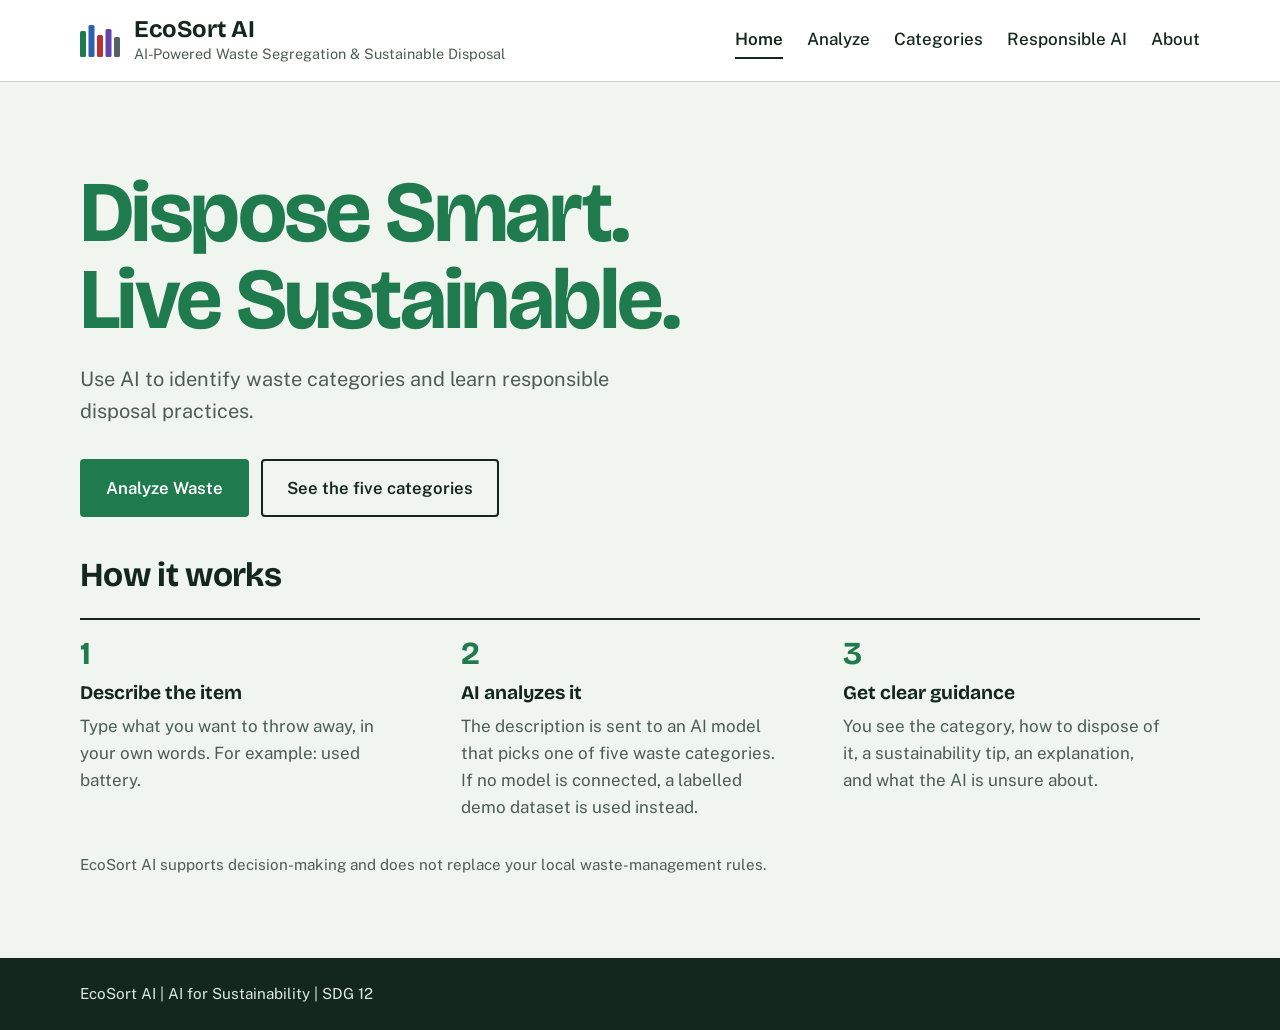
<file: frontend/index.html>
<!DOCTYPE html>
<html lang="en">
<head>
  <meta charset="UTF-8">
  <meta name="viewport" content="width=device-width, initial-scale=1">
  <title>EcoSort AI – AI-Powered Waste Segregation &amp; Sustainable Disposal</title>
  <meta name="description" content="Use AI to identify waste categories and learn responsible disposal practices.">
  <link rel="preconnect" href="https://fonts.googleapis.com">
  <link rel="preconnect" href="https://fonts.gstatic.com" crossorigin>
  <link href="https://fonts.googleapis.com/css2?family=Bricolage+Grotesque:opsz,wght@12..96,500;12..96,700&amp;family=Public+Sans:wght@400;500;600&amp;display=swap" rel="stylesheet">
  <link rel="stylesheet" href="style.css">
</head>
<body>
  <a class="skip" href="#main">Skip to main content</a>

  <header class="site-header">
    <div class="wrap header-inner">
      <a class="brand" href="index.html" aria-label="EcoSort AI home">
        <svg class="mark" viewBox="0 0 40 32" width="40" height="32" aria-hidden="true">
          <rect x="0" y="6" width="6" height="26" rx="1.5" fill="#1F7A4D"/>
          <rect x="8.5" y="0" width="6" height="32" rx="1.5" fill="#2A62B0"/>
          <rect x="17" y="10" width="6" height="22" rx="1.5" fill="#B83232"/>
          <rect x="25.5" y="4" width="6" height="28" rx="1.5" fill="#6444AB"/>
          <rect x="34" y="12" width="6" height="20" rx="1.5" fill="#56606B"/>
        </svg>
        <span>
          <span class="brand-name">EcoSort AI</span>
          <span class="brand-tag">AI-Powered Waste Segregation &amp; Sustainable Disposal</span>
        </span>
      </a>
      <nav aria-label="Main">
        <a href="index.html" aria-current="page">Home</a>
        <a href="analyze.html">Analyze</a>
        <a href="categories.html">Categories</a>
        <a href="responsible-ai.html">Responsible AI</a>
        <a href="about.html">About</a>
      </nav>
    </div>
  </header>

  <main id="main">
    <section class="hero wrap">
      <h1>Dispose Smart.<br>Live Sustainable.</h1>
      <p class="lead">Use AI to identify waste categories and learn responsible disposal practices.</p>
      <p class="hero-actions">
        <a class="btn" href="analyze.html">Analyze Waste</a>
        <a class="btn btn-quiet" href="categories.html">See the five categories</a>
      </p>
    </section>

    <section class="wrap steps-section" aria-labelledby="how-title">
      <h2 class="page-h2" id="how-title">How it works</h2>
      <ol class="steps">
        <li><h3>Describe the item</h3><p>Type what you want to throw away, in your own words. For example: used battery.</p></li>
        <li><h3>AI analyzes it</h3><p>The description is sent to an AI model that picks one of five waste categories. If no model is connected, a labelled demo dataset is used instead.</p></li>
        <li><h3>Get clear guidance</h3><p>You see the category, how to dispose of it, a sustainability tip, an explanation, and what the AI is unsure about.</p></li>
      </ol>
      <p class="note-line">EcoSort AI supports decision-making and does not replace your local waste-management rules.</p>
    </section>
  </main>

  <footer class="site-footer">
    <div class="wrap">
      <p>EcoSort AI | AI for Sustainability | SDG 12</p>
    </div>
  </footer>

</body>
</html>
</file>
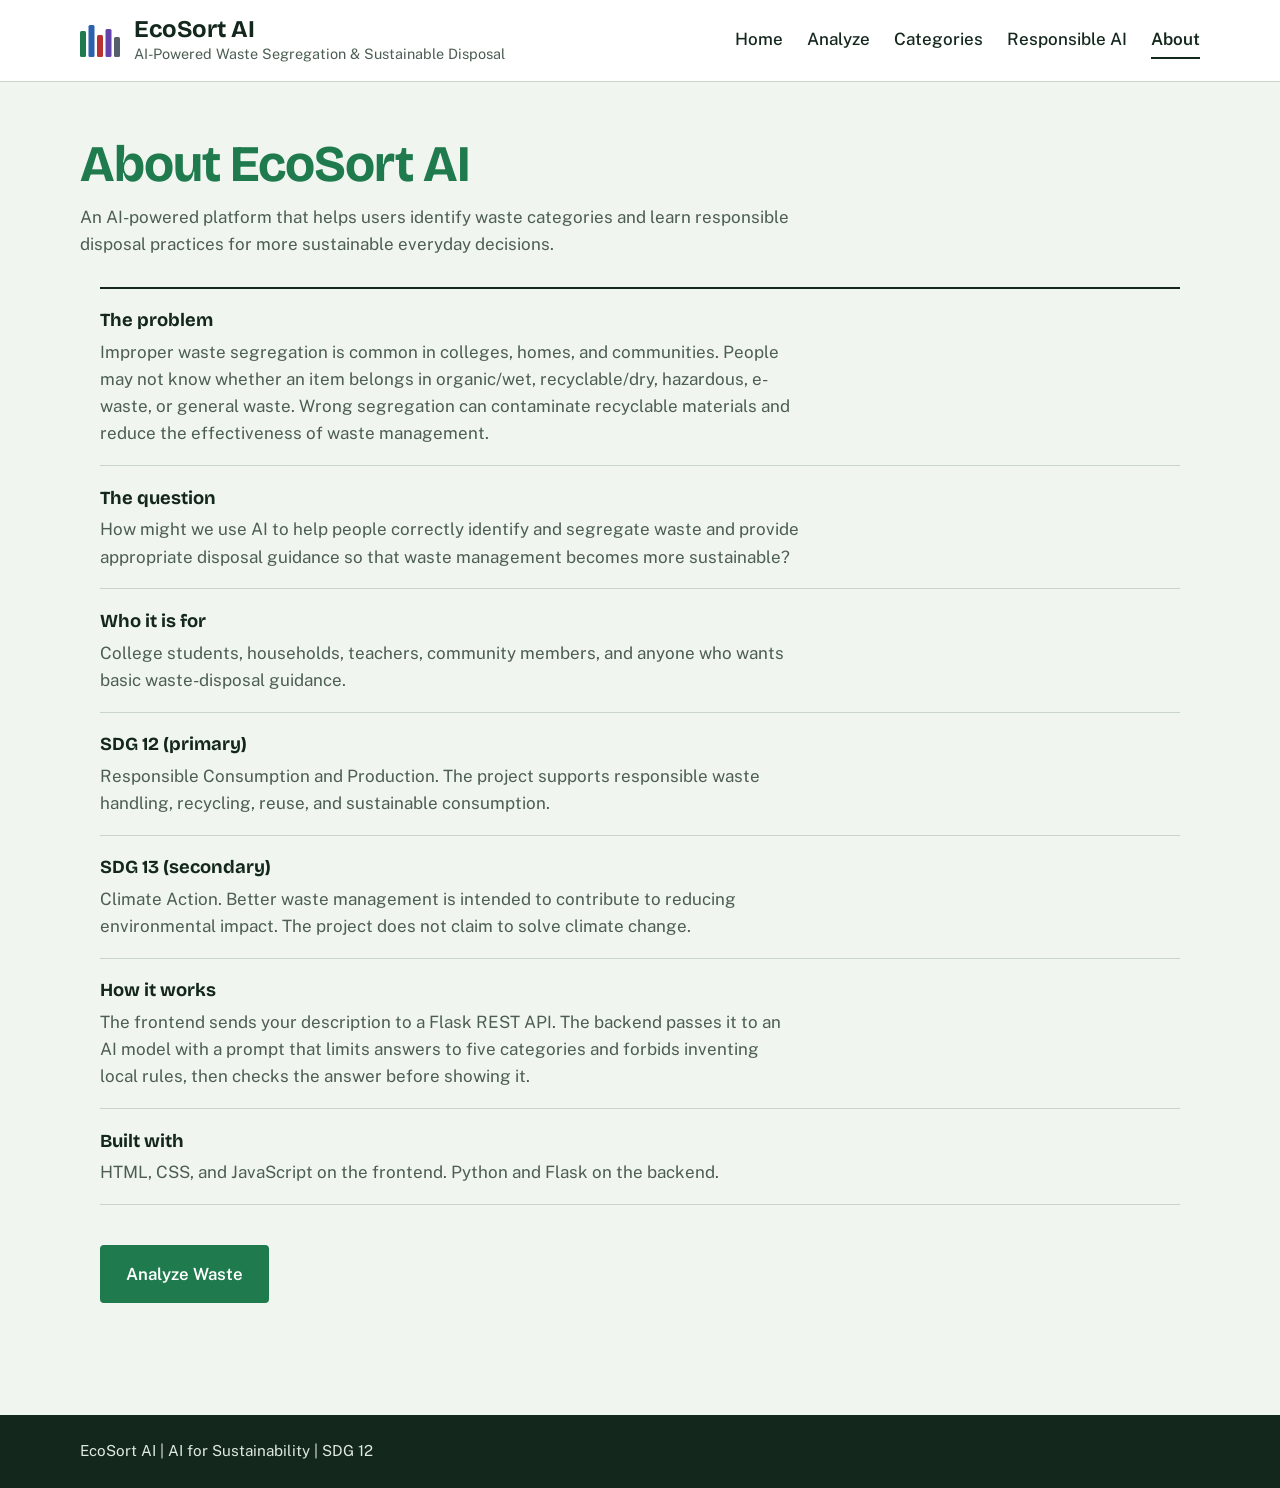
<file: frontend/about.html>
<!DOCTYPE html>
<html lang="en">
<head>
  <meta charset="UTF-8">
  <meta name="viewport" content="width=device-width, initial-scale=1">
  <title>About – EcoSort AI</title>
  <meta name="description" content="The problem, SDG alignment, and approach behind EcoSort AI.">
  <link rel="preconnect" href="https://fonts.googleapis.com">
  <link rel="preconnect" href="https://fonts.gstatic.com" crossorigin>
  <link href="https://fonts.googleapis.com/css2?family=Bricolage+Grotesque:opsz,wght@12..96,500;12..96,700&amp;family=Public+Sans:wght@400;500;600&amp;display=swap" rel="stylesheet">
  <link rel="stylesheet" href="style.css">
</head>
<body>
  <a class="skip" href="#main">Skip to main content</a>

  <header class="site-header">
    <div class="wrap header-inner">
      <a class="brand" href="index.html" aria-label="EcoSort AI home">
        <svg class="mark" viewBox="0 0 40 32" width="40" height="32" aria-hidden="true">
          <rect x="0" y="6" width="6" height="26" rx="1.5" fill="#1F7A4D"/>
          <rect x="8.5" y="0" width="6" height="32" rx="1.5" fill="#2A62B0"/>
          <rect x="17" y="10" width="6" height="22" rx="1.5" fill="#B83232"/>
          <rect x="25.5" y="4" width="6" height="28" rx="1.5" fill="#6444AB"/>
          <rect x="34" y="12" width="6" height="20" rx="1.5" fill="#56606B"/>
        </svg>
        <span>
          <span class="brand-name">EcoSort AI</span>
          <span class="brand-tag">AI-Powered Waste Segregation &amp; Sustainable Disposal</span>
        </span>
      </a>
      <nav aria-label="Main">
        <a href="index.html">Home</a>
        <a href="analyze.html">Analyze</a>
        <a href="categories.html">Categories</a>
        <a href="responsible-ai.html">Responsible AI</a>
        <a href="about.html" aria-current="page">About</a>
      </nav>
    </div>
  </header>

  <main id="main">
    <section class="page-head wrap">
      <h1>About EcoSort AI</h1>
      <p class="section-lead">An AI-powered platform that helps users identify waste categories and learn responsible disposal practices for more sustainable everyday decisions.</p>

    <section class="wrap about" aria-label="About the project">
      <dl class="rai-list about-list">
        <div><dt>The problem</dt><dd>Improper waste segregation is common in colleges, homes, and communities. People may not know whether an item belongs in organic/wet, recyclable/dry, hazardous, e-waste, or general waste. Wrong segregation can contaminate recyclable materials and reduce the effectiveness of waste management.</dd></div>
        <div><dt>The question</dt><dd>How might we use AI to help people correctly identify and segregate waste and provide appropriate disposal guidance so that waste management becomes more sustainable?</dd></div>
        <div><dt>Who it is for</dt><dd>College students, households, teachers, community members, and anyone who wants basic waste-disposal guidance.</dd></div>
        <div><dt>SDG 12 (primary)</dt><dd>Responsible Consumption and Production. The project supports responsible waste handling, recycling, reuse, and sustainable consumption.</dd></div>
        <div><dt>SDG 13 (secondary)</dt><dd>Climate Action. Better waste management is intended to contribute to reducing environmental impact. The project does not claim to solve climate change.</dd></div>
        <div><dt>How it works</dt><dd>The frontend sends your description to a Flask REST API. The backend passes it to an AI model with a prompt that limits answers to five categories and forbids inventing local rules, then checks the answer before showing it.</dd></div>
        <div><dt>Built with</dt><dd>HTML, CSS, and JavaScript on the frontend. Python and Flask on the backend.</dd></div>
      </dl>
      <p class="cta-row"><a class="btn" href="analyze.html">Analyze Waste</a></p>
    </section>
  </main>

  <footer class="site-footer">
    <div class="wrap">
      <p>EcoSort AI | AI for Sustainability | SDG 12</p>
    </div>
  </footer>

</body>
</html>
</file>
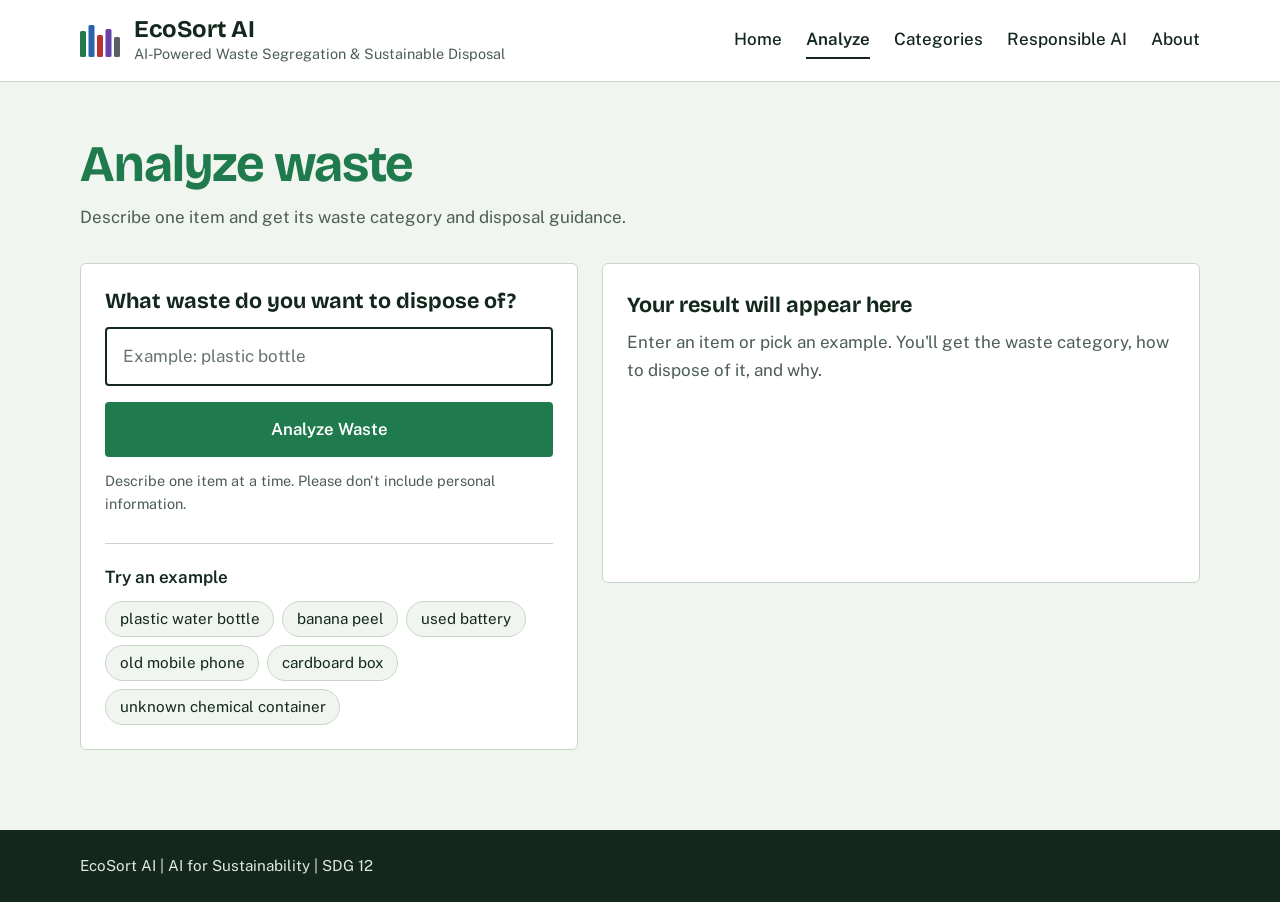
<file: frontend/analyze.html>
<!DOCTYPE html>
<html lang="en">
<head>
  <meta charset="UTF-8">
  <meta name="viewport" content="width=device-width, initial-scale=1">
  <title>Analyze Waste – EcoSort AI</title>
  <meta name="description" content="Describe a waste item and get its category and disposal guidance.">
  <link rel="preconnect" href="https://fonts.googleapis.com">
  <link rel="preconnect" href="https://fonts.gstatic.com" crossorigin>
  <link href="https://fonts.googleapis.com/css2?family=Bricolage+Grotesque:opsz,wght@12..96,500;12..96,700&amp;family=Public+Sans:wght@400;500;600&amp;display=swap" rel="stylesheet">
  <link rel="stylesheet" href="style.css">
</head>
<body>
  <a class="skip" href="#main">Skip to main content</a>

  <header class="site-header">
    <div class="wrap header-inner">
      <a class="brand" href="index.html" aria-label="EcoSort AI home">
        <svg class="mark" viewBox="0 0 40 32" width="40" height="32" aria-hidden="true">
          <rect x="0" y="6" width="6" height="26" rx="1.5" fill="#1F7A4D"/>
          <rect x="8.5" y="0" width="6" height="32" rx="1.5" fill="#2A62B0"/>
          <rect x="17" y="10" width="6" height="22" rx="1.5" fill="#B83232"/>
          <rect x="25.5" y="4" width="6" height="28" rx="1.5" fill="#6444AB"/>
          <rect x="34" y="12" width="6" height="20" rx="1.5" fill="#56606B"/>
        </svg>
        <span>
          <span class="brand-name">EcoSort AI</span>
          <span class="brand-tag">AI-Powered Waste Segregation &amp; Sustainable Disposal</span>
        </span>
      </a>
      <nav aria-label="Main">
        <a href="index.html">Home</a>
        <a href="analyze.html" aria-current="page">Analyze</a>
        <a href="categories.html">Categories</a>
        <a href="responsible-ai.html">Responsible AI</a>
        <a href="about.html">About</a>
      </nav>
    </div>
  </header>

  <main id="main">
    <section class="page-head wrap">
      <h1>Analyze waste</h1>
      <p class="section-lead">Describe one item and get its waste category and disposal guidance.</p>
    </section>

    <section id="analyze" class="workbench wrap" aria-labelledby="analyze-label">
      <form id="analyze-form" class="panel input-panel" novalidate>
        <label id="analyze-label" for="waste-input">What waste do you want to dispose of?</label>
        <input id="waste-input" name="waste" type="text" maxlength="200" autocomplete="off"
               placeholder="Example: plastic bottle" aria-describedby="input-hint input-error">
        <p id="input-error" class="field-error" role="alert" hidden></p>
        <button id="analyze-btn" type="submit">Analyze Waste</button>
        <p id="input-hint" class="hint">Describe one item at a time. Please don't include personal information.</p>

        <div class="examples">
          <p class="examples-title">Try an example</p>
          <ul>
            <li><button type="button" class="chip" data-example="plastic water bottle">plastic water bottle</button></li>
            <li><button type="button" class="chip" data-example="banana peel">banana peel</button></li>
            <li><button type="button" class="chip" data-example="used battery">used battery</button></li>
            <li><button type="button" class="chip" data-example="old mobile phone">old mobile phone</button></li>
            <li><button type="button" class="chip" data-example="cardboard box">cardboard box</button></li>
            <li><button type="button" class="chip" data-example="unknown chemical container">unknown chemical container</button></li>
          </ul>
        </div>
      </form>

      <div class="panel result-panel" id="result-panel" aria-live="polite" aria-busy="false">
        <div id="state-empty" class="state">
          <p class="state-title">Your result will appear here</p>
          <p>Enter an item or pick an example. You'll get the waste category, how to dispose of it, and why.</p>
        </div>

        <div id="state-loading" class="state" hidden>
          <p class="state-title">Analyzing your item…</p>
          <p>This can take a few seconds.</p>
          <div class="loader" aria-hidden="true"><span></span><span></span><span></span><span></span><span></span></div>
        </div>

        <div id="state-error" class="state state-error" hidden>
          <p class="state-title">Couldn't analyze that item</p>
          <p id="error-message"></p>
        </div>

        <article id="result" class="result" hidden>
          <div id="demo-banner" class="demo-banner" hidden>
            <p class="demo-title" id="demo-title"></p>
            <p id="demo-detail"></p>
          </div>
          <div class="result-cat">
            <p class="k">Item</p>
            <p class="v-item" id="r-item"></p>
            <p class="k">Waste category</p>
            <h2 id="r-category"></h2>
          </div>
          <dl class="result-body">
            <div><dt>Recommended action</dt><dd id="r-action"></dd></div>
            <div><dt>Sustainability tip</dt><dd id="r-tip"></dd></div>
            <div><dt>Explanation</dt><dd id="r-explanation"></dd></div>
            <div class="uncertainty"><dt>Uncertainty</dt><dd id="r-uncertainty"></dd></div>
          </dl>
          <p class="source-line" id="source-line"></p>
          <p class="result-link" id="cat-link-wrap" hidden><a id="cat-link" href="categories.html">See this category</a></p>
        </article>
      </div>
    </section>
  </main>

  <footer class="site-footer">
    <div class="wrap">
      <p>EcoSort AI | AI for Sustainability | SDG 12</p>
    </div>
  </footer>
  <script src="script.js"></script>
</body>
</html>
</file>
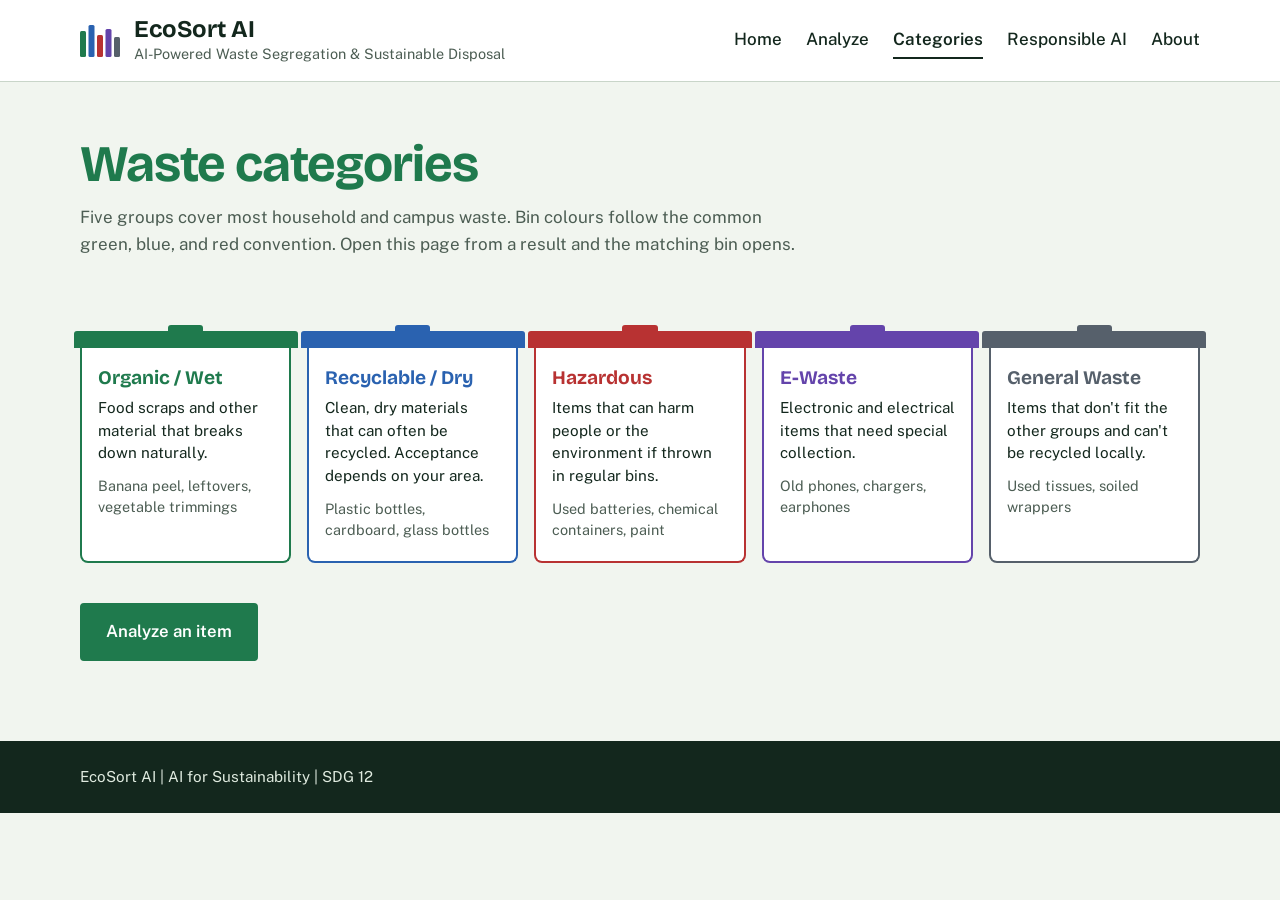
<file: frontend/categories.html>
<!DOCTYPE html>
<html lang="en">
<head>
  <meta charset="UTF-8">
  <meta name="viewport" content="width=device-width, initial-scale=1">
  <title>Waste Categories – EcoSort AI</title>
  <meta name="description" content="The five waste categories: organic, recyclable, hazardous, e-waste, and general.">
  <link rel="preconnect" href="https://fonts.googleapis.com">
  <link rel="preconnect" href="https://fonts.gstatic.com" crossorigin>
  <link href="https://fonts.googleapis.com/css2?family=Bricolage+Grotesque:opsz,wght@12..96,500;12..96,700&amp;family=Public+Sans:wght@400;500;600&amp;display=swap" rel="stylesheet">
  <link rel="stylesheet" href="style.css">
</head>
<body>
  <a class="skip" href="#main">Skip to main content</a>

  <header class="site-header">
    <div class="wrap header-inner">
      <a class="brand" href="index.html" aria-label="EcoSort AI home">
        <svg class="mark" viewBox="0 0 40 32" width="40" height="32" aria-hidden="true">
          <rect x="0" y="6" width="6" height="26" rx="1.5" fill="#1F7A4D"/>
          <rect x="8.5" y="0" width="6" height="32" rx="1.5" fill="#2A62B0"/>
          <rect x="17" y="10" width="6" height="22" rx="1.5" fill="#B83232"/>
          <rect x="25.5" y="4" width="6" height="28" rx="1.5" fill="#6444AB"/>
          <rect x="34" y="12" width="6" height="20" rx="1.5" fill="#56606B"/>
        </svg>
        <span>
          <span class="brand-name">EcoSort AI</span>
          <span class="brand-tag">AI-Powered Waste Segregation &amp; Sustainable Disposal</span>
        </span>
      </a>
      <nav aria-label="Main">
        <a href="index.html">Home</a>
        <a href="analyze.html">Analyze</a>
        <a href="categories.html" aria-current="page">Categories</a>
        <a href="responsible-ai.html">Responsible AI</a>
        <a href="about.html">About</a>
      </nav>
    </div>
  </header>

  <main id="main">
    <section class="page-head wrap">
      <h1>Waste categories</h1>
      <p class="section-lead">Five groups cover most household and campus waste. Bin colours follow the common green, blue, and red convention. Open this page from a result and the matching bin opens.</p>
    </section>

    <section class="categories wrap" aria-label="Waste categories">
      <div class="bins">
        <article class="bin" id="organic" data-cat="organic">
          <div class="lid"></div>
          <div class="bin-body">
            <h2>Organic / Wet</h2>
            <p>Food scraps and other material that breaks down naturally.</p>
            <p class="eg">Banana peel, leftovers, vegetable trimmings</p>
          </div>
        </article>
        <article class="bin" id="recyclable" data-cat="recyclable">
          <div class="lid"></div>
          <div class="bin-body">
            <h2>Recyclable / Dry</h2>
            <p>Clean, dry materials that can often be recycled. Acceptance depends on your area.</p>
            <p class="eg">Plastic bottles, cardboard, glass bottles</p>
          </div>
        </article>
        <article class="bin" id="hazardous" data-cat="hazardous">
          <div class="lid"></div>
          <div class="bin-body">
            <h2>Hazardous</h2>
            <p>Items that can harm people or the environment if thrown in regular bins.</p>
            <p class="eg">Used batteries, chemical containers, paint</p>
          </div>
        </article>
        <article class="bin" id="ewaste" data-cat="ewaste">
          <div class="lid"></div>
          <div class="bin-body">
            <h2>E-Waste</h2>
            <p>Electronic and electrical items that need special collection.</p>
            <p class="eg">Old phones, chargers, earphones</p>
          </div>
        </article>
        <article class="bin" id="general" data-cat="general">
          <div class="lid"></div>
          <div class="bin-body">
            <h2>General Waste</h2>
            <p>Items that don't fit the other groups and can't be recycled locally.</p>
            <p class="eg">Used tissues, soiled wrappers</p>
          </div>
        </article>
      </div>
      <p class="cta-row"><a class="btn" href="analyze.html">Analyze an item</a></p>
    </section>
  </main>

  <footer class="site-footer">
    <div class="wrap">
      <p>EcoSort AI | AI for Sustainability | SDG 12</p>
    </div>
  </footer>

</body>
</html>
</file>
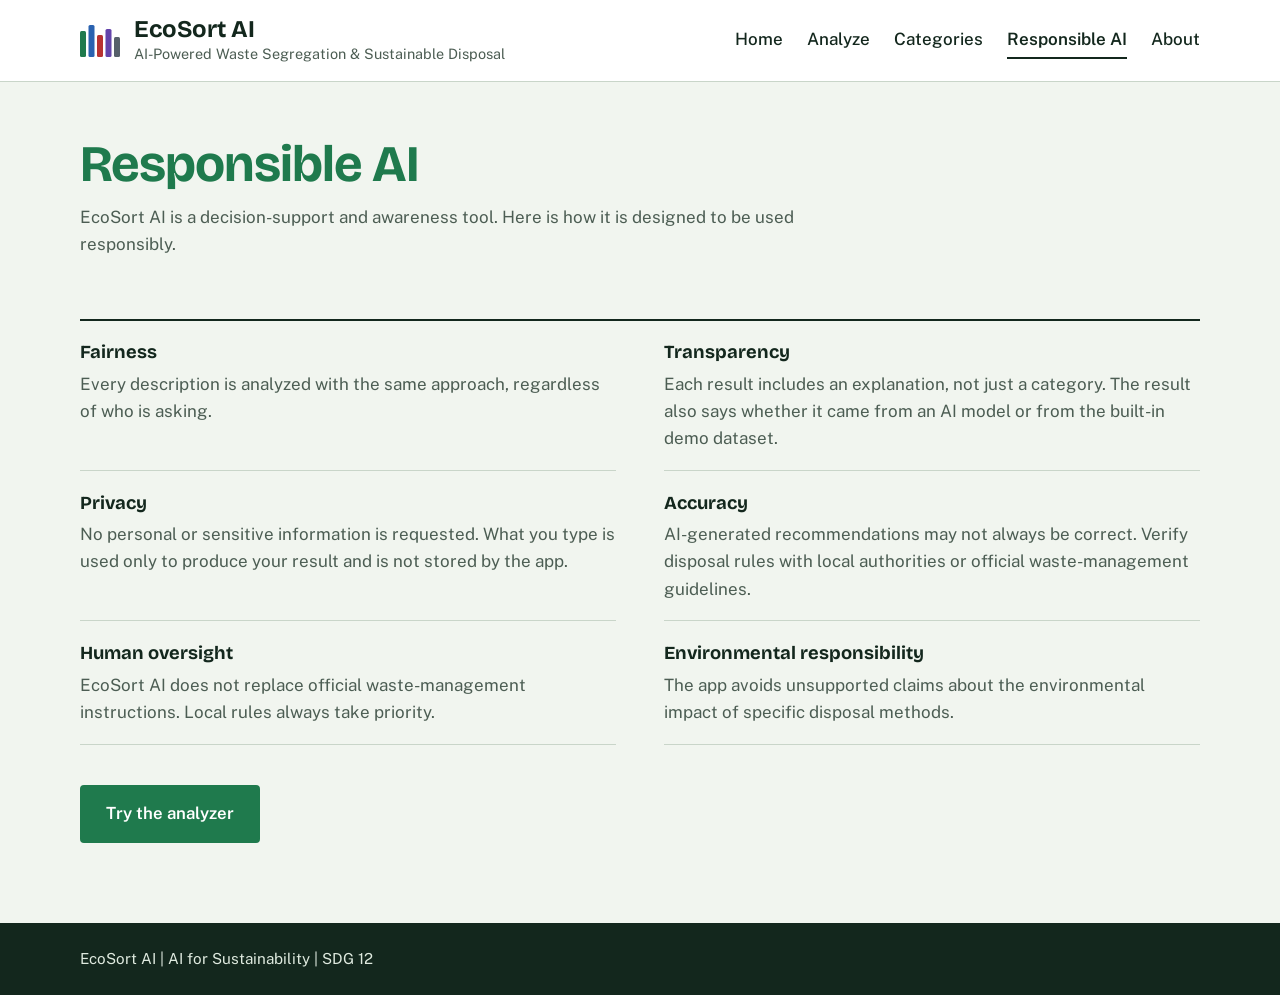
<file: frontend/responsible-ai.html>
<!DOCTYPE html>
<html lang="en">
<head>
  <meta charset="UTF-8">
  <meta name="viewport" content="width=device-width, initial-scale=1">
  <title>Responsible AI – EcoSort AI</title>
  <meta name="description" content="How EcoSort AI handles fairness, transparency, privacy, accuracy, and human oversight.">
  <link rel="preconnect" href="https://fonts.googleapis.com">
  <link rel="preconnect" href="https://fonts.gstatic.com" crossorigin>
  <link href="https://fonts.googleapis.com/css2?family=Bricolage+Grotesque:opsz,wght@12..96,500;12..96,700&amp;family=Public+Sans:wght@400;500;600&amp;display=swap" rel="stylesheet">
  <link rel="stylesheet" href="style.css">
</head>
<body>
  <a class="skip" href="#main">Skip to main content</a>

  <header class="site-header">
    <div class="wrap header-inner">
      <a class="brand" href="index.html" aria-label="EcoSort AI home">
        <svg class="mark" viewBox="0 0 40 32" width="40" height="32" aria-hidden="true">
          <rect x="0" y="6" width="6" height="26" rx="1.5" fill="#1F7A4D"/>
          <rect x="8.5" y="0" width="6" height="32" rx="1.5" fill="#2A62B0"/>
          <rect x="17" y="10" width="6" height="22" rx="1.5" fill="#B83232"/>
          <rect x="25.5" y="4" width="6" height="28" rx="1.5" fill="#6444AB"/>
          <rect x="34" y="12" width="6" height="20" rx="1.5" fill="#56606B"/>
        </svg>
        <span>
          <span class="brand-name">EcoSort AI</span>
          <span class="brand-tag">AI-Powered Waste Segregation &amp; Sustainable Disposal</span>
        </span>
      </a>
      <nav aria-label="Main">
        <a href="index.html">Home</a>
        <a href="analyze.html">Analyze</a>
        <a href="categories.html">Categories</a>
        <a href="responsible-ai.html" aria-current="page">Responsible AI</a>
        <a href="about.html">About</a>
      </nav>
    </div>
  </header>

  <main id="main">
    <section class="page-head wrap">
      <h1>Responsible AI</h1>
      <p class="section-lead">EcoSort AI is a decision-support and awareness tool. Here is how it is designed to be used responsibly.</p>
    </section>

    <section class="responsible wrap" aria-label="Responsible AI principles">
      <dl class="rai-list">
        <div><dt>Fairness</dt><dd>Every description is analyzed with the same approach, regardless of who is asking.</dd></div>
        <div><dt>Transparency</dt><dd>Each result includes an explanation, not just a category. The result also says whether it came from an AI model or from the built-in demo dataset.</dd></div>
        <div><dt>Privacy</dt><dd>No personal or sensitive information is requested. What you type is used only to produce your result and is not stored by the app.</dd></div>
        <div><dt>Accuracy</dt><dd>AI-generated recommendations may not always be correct. Verify disposal rules with local authorities or official waste-management guidelines.</dd></div>
        <div><dt>Human oversight</dt><dd>EcoSort AI does not replace official waste-management instructions. Local rules always take priority.</dd></div>
        <div><dt>Environmental responsibility</dt><dd>The app avoids unsupported claims about the environmental impact of specific disposal methods.</dd></div>
      </dl>
      <p class="cta-row"><a class="btn" href="analyze.html">Try the analyzer</a></p>
    </section>
  </main>

  <footer class="site-footer">
    <div class="wrap">
      <p>EcoSort AI | AI for Sustainability | SDG 12</p>
    </div>
  </footer>

</body>
</html>
</file>
<file: frontend/style.css>
/* EcoSort AI
   Palette follows the colours used on real segregation bins:
   green = wet, blue = dry, red = hazardous, violet = e-waste, grey = general. */

:root {
  --paper: #f1f5ef;
  --surface: #ffffff;
  --ink: #13271d;
  --muted: #4c5d53;
  --line: #c9d5c9;
  --focus: #0b57d0;

  --organic: #1f7a4d;
  --recyclable: #2a62b0;
  --hazardous: #b83232;
  --ewaste: #6444ab;
  --general: #56606b;
  --unknown: #7a5c12;

  --font-display: "Bricolage Grotesque", "Segoe UI", system-ui, sans-serif;
  --font-body: "Public Sans", "Segoe UI", system-ui, -apple-system, sans-serif;
}

*, *::before, *::after { box-sizing: border-box; }
html { scroll-behavior: smooth; }

body {
  margin: 0;
  background: var(--paper);
  color: var(--ink);
  font-family: var(--font-body);
  font-size: 1.0625rem;
  line-height: 1.6;
}

h1, h2, h3, p, dl, dd, ul, ol { margin: 0; }
ul { padding: 0; list-style: none; }

.wrap { width: min(1120px, 100% - 2.5rem); margin-inline: auto; }

:focus-visible { outline: 3px solid var(--focus); outline-offset: 2px; }

.skip {
  position: absolute; left: -999px; top: 0;
  background: var(--ink); color: #fff; padding: .6rem 1rem; z-index: 10;
}
.skip:focus { left: 0; }

/* ---------- header ---------- */
.site-header { border-bottom: 1px solid var(--line); background: var(--surface); }
.header-inner {
  display: flex; align-items: center; justify-content: space-between;
  gap: 1rem 2rem; flex-wrap: wrap; padding: 1rem 0;
}
.brand { display: flex; align-items: center; gap: .9rem; color: inherit; text-decoration: none; }
.brand-name { display: block; font-family: var(--font-display); font-weight: 700; font-size: 1.5rem; line-height: 1.1; }
.brand-tag { display: block; font-size: .9rem; color: var(--muted); }
.site-header nav { display: flex; gap: 1.5rem; }
.site-header nav a { color: var(--ink); text-decoration: none; font-weight: 500; padding: .25rem 0; border-bottom: 2px solid transparent; }
.site-header nav a:hover { border-bottom-color: var(--organic); }
.site-header nav a[aria-current="page"] { border-bottom-color: var(--ink); font-weight: 600; }
.site-header nav { flex-wrap: wrap; }

/* ---------- hero ---------- */
.hero { padding: clamp(2.5rem, 7vw, 5.5rem) 0 clamp(1.5rem, 4vw, 2.5rem); }
.hero h1 {
  font-family: var(--font-display);
  font-weight: 700;
  font-size: clamp(2.6rem, 8vw, 5.4rem);
  line-height: 1;
  letter-spacing: -0.03em;
  color: var(--organic);
}
.hero .lead { margin-top: 1.25rem; max-width: 34rem; font-size: 1.25rem; color: var(--muted); }

/* ---------- analyzer ---------- */
.workbench {
  display: grid; gap: 1.5rem; align-items: start;
  grid-template-columns: minmax(0, 5fr) minmax(0, 6fr);
  padding-bottom: clamp(3rem, 7vw, 5rem);
}
.panel { background: var(--surface); border: 1px solid var(--line); border-radius: 6px; padding: 1.5rem; }

.input-panel label { display: block; font-family: var(--font-display); font-weight: 700; font-size: 1.35rem; line-height: 1.25; margin-bottom: .75rem; }
.input-panel input {
  width: 100%; font: inherit; color: inherit;
  padding: .85rem 1rem; border: 2px solid var(--ink); border-radius: 4px; background: #fff;
}
.input-panel input::placeholder { color: #66756c; }
.field-error { color: var(--hazardous); font-weight: 500; margin-top: .5rem; }
#analyze-btn {
  margin-top: 1rem; width: 100%; font: inherit; font-weight: 600; font-size: 1.05rem;
  padding: .9rem 1rem; border: 0; border-radius: 4px; cursor: pointer;
  background: var(--organic); color: #fff;
}
#analyze-btn:hover { background: #17633d; }
#analyze-btn:disabled { background: #6f8f7e; cursor: progress; }
.hint { margin-top: .75rem; font-size: .9rem; color: var(--muted); }

.examples { margin-top: 1.75rem; padding-top: 1.25rem; border-top: 1px solid var(--line); }
.examples-title { font-weight: 600; margin-bottom: .6rem; }
.examples ul { display: flex; flex-wrap: wrap; gap: .5rem; }
.chip {
  font: inherit; font-size: .95rem; cursor: pointer; color: var(--ink);
  background: var(--paper); border: 1px solid var(--line); border-radius: 999px; padding: .3rem .85rem;
}
.chip:hover { border-color: var(--ink); }

/* ---------- result panel ---------- */
.result-panel { min-height: 20rem; padding: 0; overflow: hidden; }
.state { padding: 1.5rem; color: var(--muted); }
.state-title { font-family: var(--font-display); font-weight: 700; font-size: 1.35rem; color: var(--ink); margin-bottom: .4rem; }
.state-error { border-left: 6px solid var(--hazardous); }
.state-error #error-message { color: var(--ink); }
[hidden] { display: none !important; }

.loader { display: flex; gap: .4rem; margin-top: 1.25rem; }
.loader span { width: .9rem; height: 2.2rem; border-radius: 2px; animation: pulse 1s ease-in-out infinite; }
.loader span:nth-child(1) { background: var(--organic); }
.loader span:nth-child(2) { background: var(--recyclable); animation-delay: .12s; }
.loader span:nth-child(3) { background: var(--hazardous); animation-delay: .24s; }
.loader span:nth-child(4) { background: var(--ewaste); animation-delay: .36s; }
.loader span:nth-child(5) { background: var(--general); animation-delay: .48s; }
@keyframes pulse { 0%, 100% { transform: scaleY(.45); } 50% { transform: scaleY(1); } }

.result { --bin: var(--general); }
.result[data-cat="organic"] { --bin: var(--organic); }
.result[data-cat="recyclable"] { --bin: var(--recyclable); }
.result[data-cat="hazardous"] { --bin: var(--hazardous); }
.result[data-cat="ewaste"] { --bin: var(--ewaste); }
.result[data-cat="general"] { --bin: var(--general); }
.result[data-cat="unknown"] { --bin: var(--unknown); }

.demo-banner { background: #fff4d6; color: #4a3800; border-bottom: 1px solid #e2c766; padding: .85rem 1.5rem; font-size: .95rem; }
.demo-title { font-weight: 700; }

.result-cat { background: var(--bin); color: #fff; padding: 1.25rem 1.5rem 1.5rem; }
.result-cat .k { font-size: .9rem; opacity: .9; }
.result-cat .v-item { font-weight: 600; font-size: 1.1rem; margin-bottom: .9rem; overflow-wrap: anywhere; }
.result-cat h2 { font-family: var(--font-display); font-weight: 700; font-size: clamp(1.7rem, 3.6vw, 2.3rem); line-height: 1.1; letter-spacing: -0.01em; }

.result-body { padding: .5rem 1.5rem 0; }
.result-body > div { padding: 1rem 0; border-bottom: 1px solid var(--line); }
.result-body > div:last-child { border-bottom: 0; }
.result-body dt { font-weight: 600; color: var(--bin); margin-bottom: .15rem; }
.result-body dd { max-width: 60ch; }
.result-body .uncertainty dd { color: var(--muted); }
.source-line { padding: 0 1.5rem 1.25rem; font-size: .9rem; color: var(--muted); }

/* ---------- category bins ---------- */
.categories, .responsible { padding-bottom: clamp(3rem, 7vw, 5rem); }
h2.page-h2 { font-family: var(--font-display); font-weight: 700; font-size: clamp(1.8rem, 4vw, 2.5rem); letter-spacing: -0.02em; line-height: 1.1; }
.section-lead { margin-top: .6rem; max-width: 46rem; color: var(--muted); }

.bins { margin-top: 3rem; display: grid; grid-template-columns: repeat(5, minmax(0, 1fr)); gap: 1rem; }
.bin { --c: var(--general); position: relative; padding-top: 1.1rem; }
.bin[data-cat="organic"] { --c: var(--organic); }
.bin[data-cat="recyclable"] { --c: var(--recyclable); }
.bin[data-cat="hazardous"] { --c: var(--hazardous); }
.bin[data-cat="ewaste"] { --c: var(--ewaste); }
.bin[data-cat="general"] { --c: var(--general); }

.lid {
  position: absolute; top: 0; left: -3%; width: 106%; height: 1.1rem;
  background: var(--c); border-radius: 3px 3px 0 0;
  transform-origin: 0% 100%; transition: transform .45s cubic-bezier(.3, 1.4, .5, 1);
}
.lid::after { content: ""; position: absolute; left: 50%; top: -.35rem; width: 2.2rem; height: .35rem; margin-left: -1.1rem; background: var(--c); border-radius: 3px 3px 0 0; }
.bin-body { height: 100%; background: var(--surface); border: 2px solid var(--c); border-top-width: 0; border-radius: 0 0 8px 8px; padding: 1.1rem 1rem 1.25rem; }
.bin h2 { font-family: var(--font-display); font-weight: 700; font-size: 1.2rem; line-height: 1.2; color: var(--c); margin-bottom: .5rem; }
.bin-body p { font-size: .95rem; line-height: 1.5; }
.bin-body .eg { margin-top: .6rem; color: var(--muted); font-size: .9rem; }

.bin:target .lid { transform: rotate(-13deg); }
.bin:target .bin-body { box-shadow: 0 0 0 3px color-mix(in srgb, var(--c) 30%, transparent); }
.bin:target .bin-body::after { content: "Your item goes here"; display: block; margin-top: .8rem; font-weight: 600; font-size: .9rem; color: var(--c); }

/* ---------- responsible AI ---------- */
.rai-list { margin-top: 1.75rem; display: grid; grid-template-columns: repeat(2, minmax(0, 1fr)); gap: 0 3rem; border-top: 2px solid var(--ink); }
.rai-list > div { padding: 1.1rem 0; border-bottom: 1px solid var(--line); }
.rai-list dt { font-family: var(--font-display); font-weight: 700; font-size: 1.15rem; }
.rai-list dd { margin-top: .2rem; color: var(--muted); max-width: 55ch; }


/* ---------- multi-page additions ---------- */
.hero-actions { margin-top: 2rem; display: flex; flex-wrap: wrap; gap: .75rem; }
.btn {
  display: inline-block; font-weight: 600; font-size: 1.05rem; text-decoration: none;
  background: var(--organic); color: #fff; padding: .85rem 1.5rem; border-radius: 4px; border: 2px solid var(--organic);
}
.btn:hover { background: #17633d; border-color: #17633d; }
.btn-quiet { background: transparent; color: var(--ink); border-color: var(--ink); }
.btn-quiet:hover { background: var(--ink); border-color: var(--ink); color: #fff; }

.page-head { padding: clamp(2rem, 5vw, 3.5rem) 0 clamp(1.25rem, 3vw, 2rem); }
.page-head h1 { font-family: var(--font-display); font-weight: 700; font-size: clamp(2rem, 5vw, 3.2rem); line-height: 1.05; letter-spacing: -0.02em; color: var(--organic); }
.page-head .section-lead { margin-top: .75rem; }

h2.page-h2 { font-family: var(--font-display); font-weight: 700; font-size: clamp(1.6rem, 3.5vw, 2.1rem); letter-spacing: -0.02em; line-height: 1.1; }
.steps-section { padding-bottom: clamp(3rem, 7vw, 5rem); }
.steps { margin-top: 1.5rem; padding: 0; list-style: none; counter-reset: step; display: grid; grid-template-columns: repeat(3, minmax(0, 1fr)); gap: 1.5rem; border-top: 2px solid var(--ink); }
.steps li { counter-increment: step; padding-top: 1.1rem; }
.steps li::before { content: counter(step); display: block; font-family: var(--font-display); font-weight: 700; font-size: 2rem; line-height: 1; color: var(--organic); margin-bottom: .5rem; }
.steps h3 { font-family: var(--font-display); font-weight: 700; font-size: 1.2rem; margin-bottom: .25rem; }
.steps p { color: var(--muted); max-width: 32ch; }
.note-line { margin-top: 2rem; color: var(--muted); font-size: .95rem; }

.cta-row { margin-top: 2.5rem; }
.result-link { padding: 0 1.5rem 1.5rem; font-weight: 600; }
.result-link a { color: var(--bin); }
.about { padding-bottom: clamp(3rem, 7vw, 5rem); }
.about-list { grid-template-columns: 1fr; }
.about-list dd { max-width: 70ch; }
.categories .bins { margin-top: 2.5rem; }

@media (max-width: 960px) { .steps { grid-template-columns: 1fr; } }

/* ---------- footer ---------- */
.site-footer { background: var(--ink); color: #dfeadf; padding: 1.5rem 0; font-size: .95rem; }

/* ---------- responsive ---------- */
@media (max-width: 960px) {
  .workbench { grid-template-columns: 1fr; }
  .bins { grid-template-columns: repeat(2, minmax(0, 1fr)); }
  .bins .bin:last-child { grid-column: span 2; }
}
@media (max-width: 640px) {
  body { font-size: 1rem; }
  .bins { grid-template-columns: 1fr; }
  .bins .bin:last-child { grid-column: auto; }
  .rai-list { grid-template-columns: 1fr; }
  .site-header nav { gap: 1rem; }
}
@media (prefers-reduced-motion: reduce) {
  html { scroll-behavior: auto; }
  .lid { transition: none; }
  .loader span { animation: none; }
}
</file>
